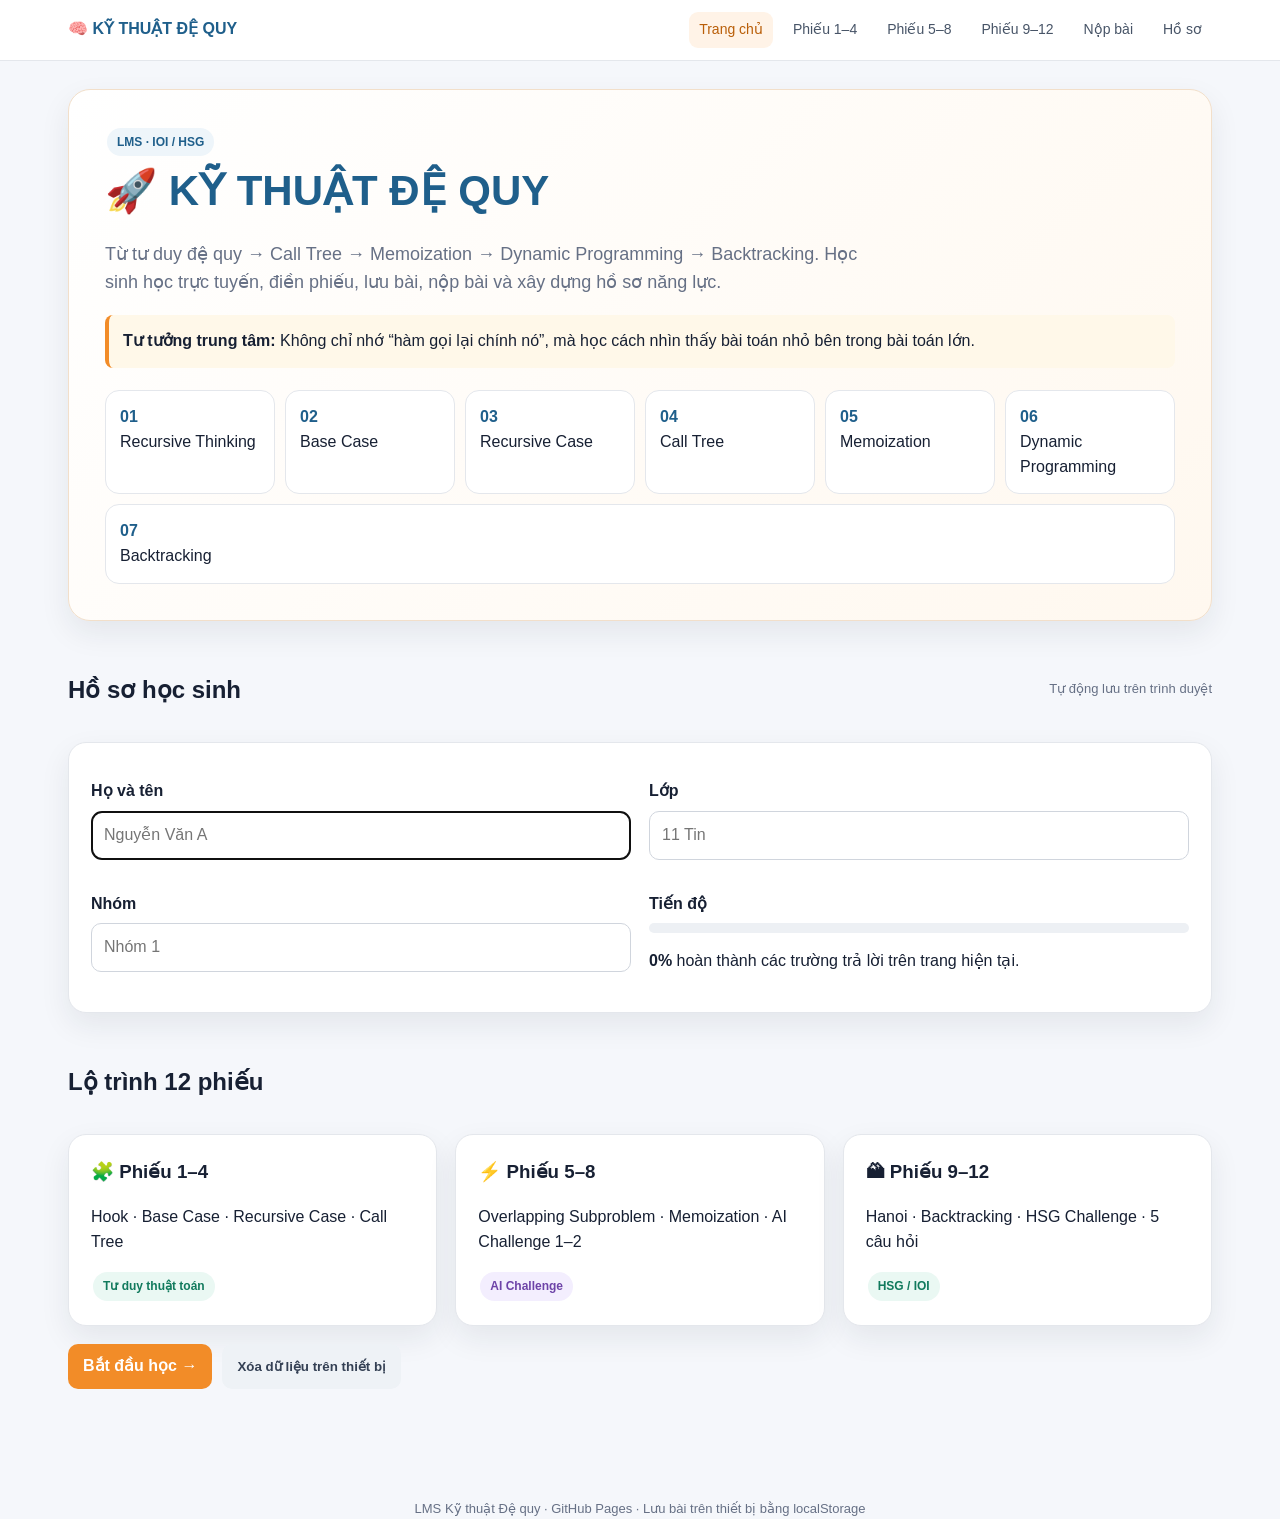
<file: index.html>
<!doctype html><html lang="vi"><head><meta charset="utf-8"><meta name="viewport" content="width=device-width,initial-scale=1"><title>Kỹ thuật Đệ quy — LMS</title><link rel="stylesheet" href="style.css"></head><body>
<header class="topbar"><nav class="nav">
<a class="brand" href="index.html">🧠 KỸ THUẬT ĐỆ QUY</a>
<div class="navlinks">
<a class="active" href="index.html">Trang chủ</a>
<a class="" href="lesson01.html">Phiếu 1–4</a>
<a class="" href="lesson02.html">Phiếu 5–8</a>
<a class="" href="lesson03.html">Phiếu 9–12</a>
<a class="" href="submit.html">Nộp bài</a>
<a class="" href="teacher.html">Hồ sơ</a>
</div>
</nav></header>
<main class="container">
<section class="hero">
  <span class="badge">LMS · IOI / HSG</span>
  <h1>🚀 KỸ THUẬT ĐỆ QUY</h1>
  <p>Từ tư duy đệ quy → Call Tree → Memoization → Dynamic Programming → Backtracking. Học sinh học trực tuyến, điền phiếu, lưu bài, nộp bài và xây dựng hồ sơ năng lực.</p>
  <div class="callout"><b>Tư tưởng trung tâm:</b> Không chỉ nhớ “hàm gọi lại chính nó”, mà học cách nhìn thấy bài toán nhỏ bên trong bài toán lớn.</div>
  <div class="path">
    <div class="step"><b>01</b>Recursive Thinking</div><div class="step"><b>02</b>Base Case</div>
    <div class="step"><b>03</b>Recursive Case</div><div class="step"><b>04</b>Call Tree</div>
    <div class="step"><b>05</b>Memoization</div><div class="step"><b>06</b>Dynamic Programming</div>
    <div class="step"><b>07</b>Backtracking</div>
  </div>
</section>

<div class="section-title"><h2>Hồ sơ học sinh</h2><span class="small">Tự động lưu trên trình duyệt</span></div>
<section class="card grid2">
  <div><label>Họ và tên</label><input id="studentName" placeholder="Nguyễn Văn A"></div>
  <div><label>Lớp</label><input id="studentClass" placeholder="11 Tin"></div>
  <div><label>Nhóm</label><input id="studentGroup" placeholder="Nhóm 1"></div>
  <div><label>Tiến độ</label><div class="progress"><span></span></div><p><b data-progress-text>0%</b> hoàn thành các trường trả lời trên trang hiện tại.</p></div>
</section>

<div class="section-title"><h2>Lộ trình 12 phiếu</h2></div>
<section class="grid">
  <a class="card" href="lesson01.html"><h3>🧩 Phiếu 1–4</h3><p>Hook · Base Case · Recursive Case · Call Tree</p><span class="badge nls">Tư duy thuật toán</span></a>
  <a class="card" href="lesson02.html"><h3>⚡ Phiếu 5–8</h3><p>Overlapping Subproblem · Memoization · AI Challenge 1–2</p><span class="badge ai">AI Challenge</span></a>
  <a class="card" href="lesson03.html"><h3>🏔 Phiếu 9–12</h3><p>Hanoi · Backtracking · HSG Challenge · 5 câu hỏi</p><span class="badge nls">HSG / IOI</span></a>
</section>
<div class="actions"><a class="btn orange" href="lesson01.html">Bắt đầu học →</a><button class="btn light" onclick="clearAll()">Xóa dữ liệu trên thiết bị</button></div>
</main><footer>LMS Kỹ thuật Đệ quy · GitHub Pages · Lưu bài trên thiết bị bằng localStorage</footer><script src="app.js"></script></body></html>
</file>
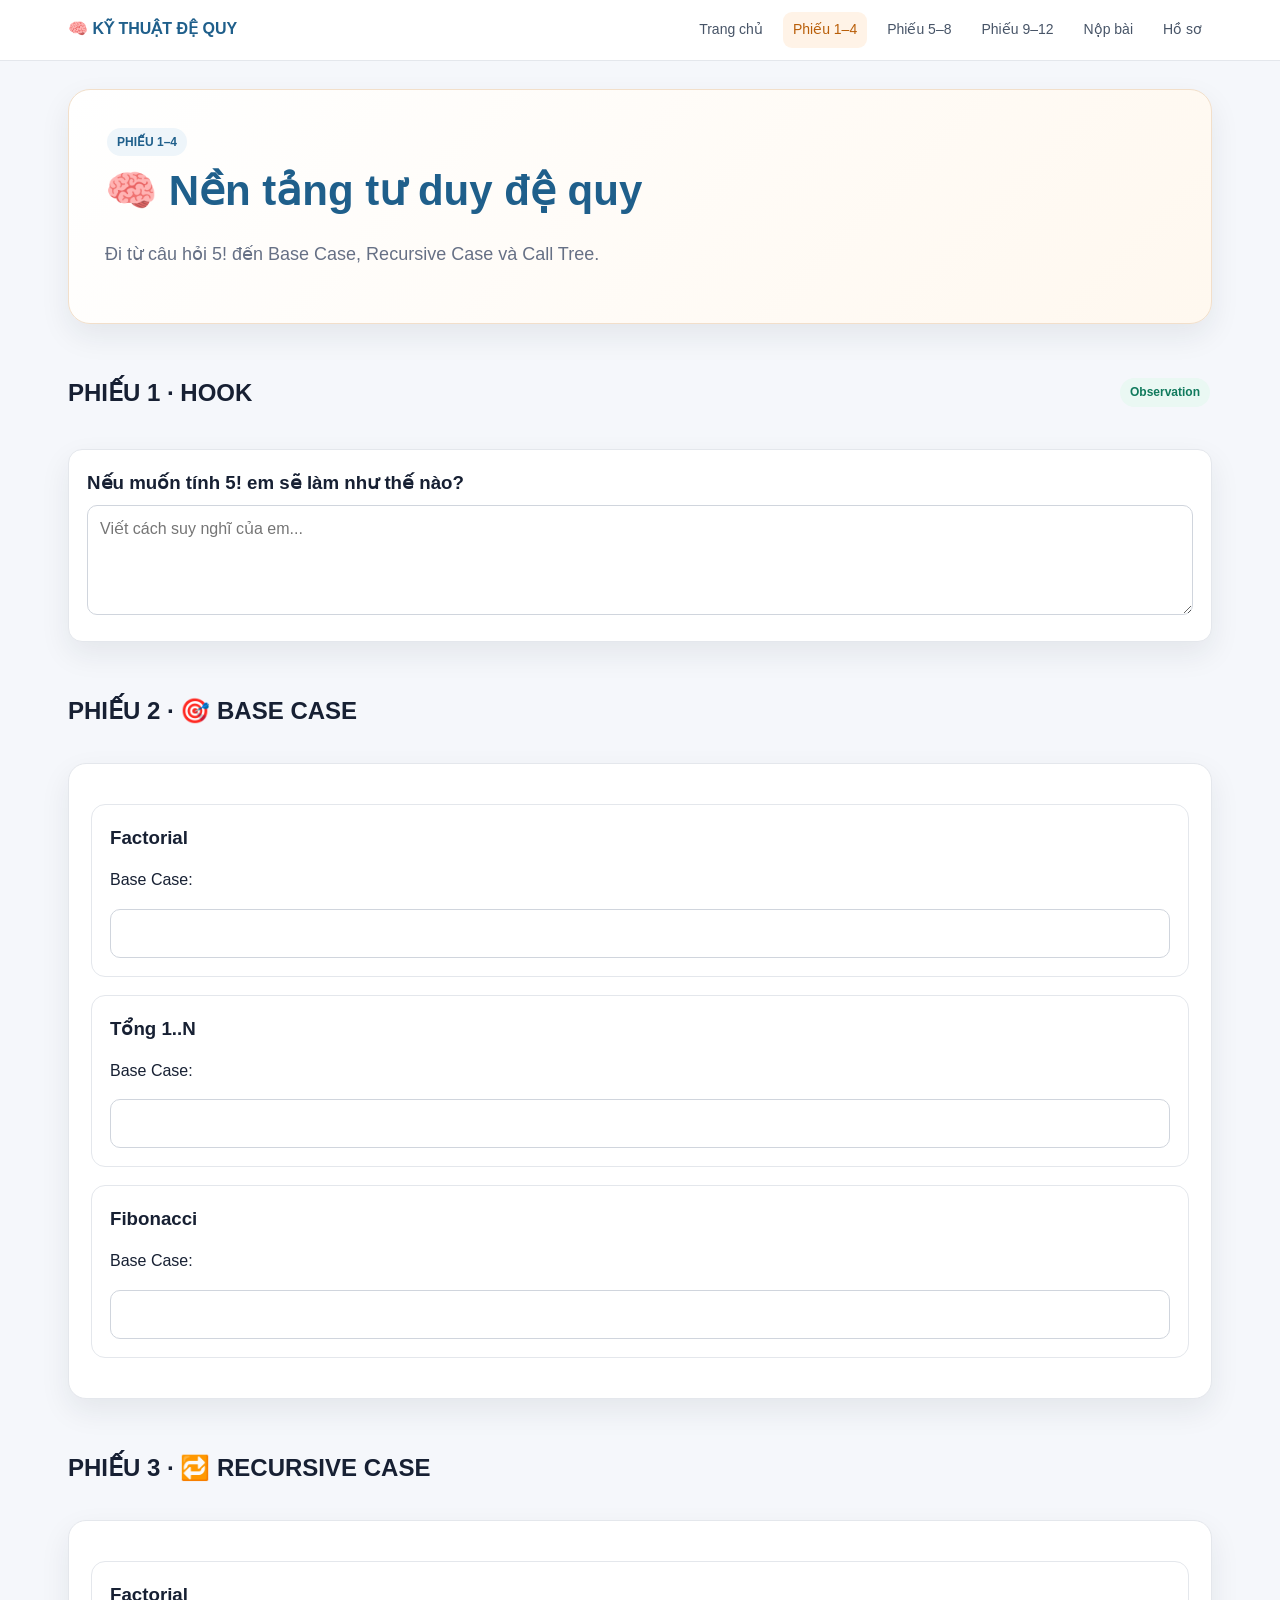
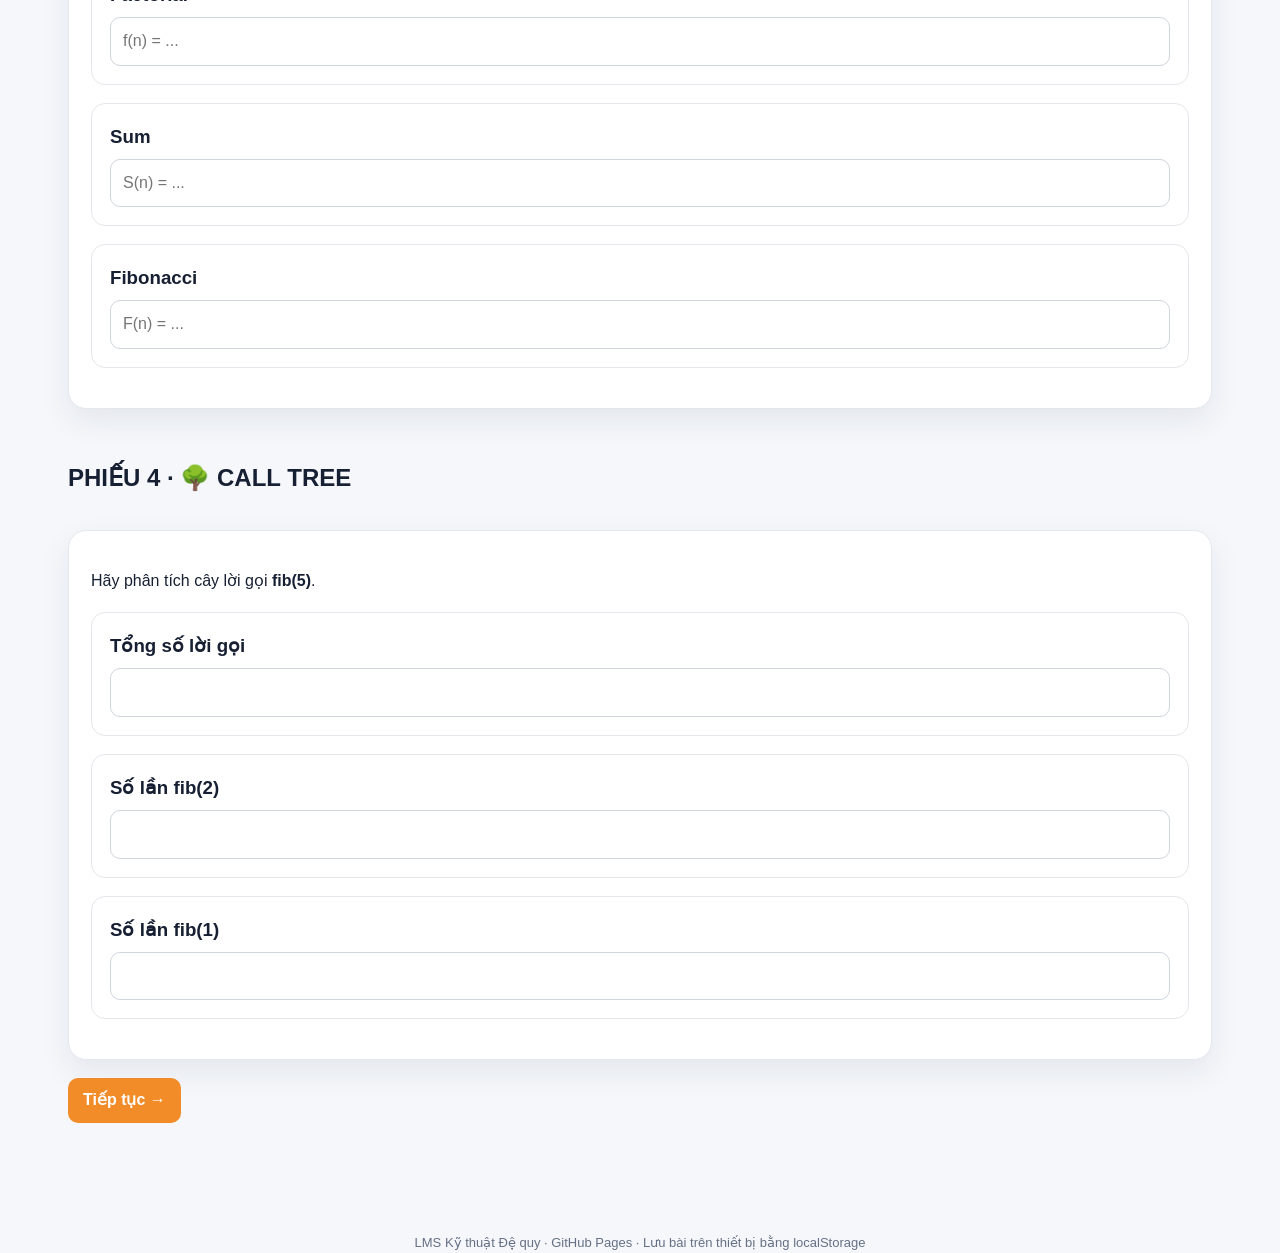
<file: lesson01.html>
<!doctype html><html lang="vi"><head><meta charset="utf-8"><meta name="viewport" content="width=device-width,initial-scale=1"><title>Phiếu 1–4 — Đệ quy</title><link rel="stylesheet" href="style.css"></head><body>
<header class="topbar"><nav class="nav">
<a class="brand" href="index.html">🧠 KỸ THUẬT ĐỆ QUY</a>
<div class="navlinks">
<a class="" href="index.html">Trang chủ</a>
<a class="active" href="lesson01.html">Phiếu 1–4</a>
<a class="" href="lesson02.html">Phiếu 5–8</a>
<a class="" href="lesson03.html">Phiếu 9–12</a>
<a class="" href="submit.html">Nộp bài</a>
<a class="" href="teacher.html">Hồ sơ</a>
</div>
</nav></header>
<main class="container">
<section class="hero"><span class="badge">PHIẾU 1–4</span><h1>🧠 Nền tảng tư duy đệ quy</h1><p>Đi từ câu hỏi 5! đến Base Case, Recursive Case và Call Tree.</p></section>

<div class="section-title"><h2>PHIẾU 1 · HOOK</h2><span class="badge nls">Observation</span></div>
<section class="card question"><h3>Nếu muốn tính 5! em sẽ làm như thế nào?</h3><textarea data-key="p1_hook" placeholder="Viết cách suy nghĩ của em..."></textarea></section>

<div class="section-title"><h2>PHIẾU 2 · 🎯 BASE CASE</h2></div>
<section class="card">
<div class="question"><h3>Factorial</h3><p>Base Case:</p><input data-key="p2_factorial_base"></div>
<div class="question"><h3>Tổng 1..N</h3><p>Base Case:</p><input data-key="p2_sum_base"></div>
<div class="question"><h3>Fibonacci</h3><p>Base Case:</p><input data-key="p2_fib_base"></div>
</section>

<div class="section-title"><h2>PHIẾU 3 · 🔁 RECURSIVE CASE</h2></div>
<section class="card">
<div class="question"><h3>Factorial</h3><input data-key="p3_factorial_rec" placeholder="f(n) = ..."></div>
<div class="question"><h3>Sum</h3><input data-key="p3_sum_rec" placeholder="S(n) = ..."></div>
<div class="question"><h3>Fibonacci</h3><input data-key="p3_fib_rec" placeholder="F(n) = ..."></div>
</section>

<div class="section-title"><h2>PHIẾU 4 · 🌳 CALL TREE</h2></div>
<section class="card">
<p>Hãy phân tích cây lời gọi <b>fib(5)</b>.</p>
<div class="question"><h3>Tổng số lời gọi</h3><input data-key="p4_total"></div>
<div class="question"><h3>Số lần fib(2)</h3><input data-key="p4_fib2"></div>
<div class="question"><h3>Số lần fib(1)</h3><input data-key="p4_fib1"></div>
</section>
<div class="actions"><a class="btn orange" href="lesson02.html">Tiếp tục →</a></div>
</main><footer>LMS Kỹ thuật Đệ quy · GitHub Pages · Lưu bài trên thiết bị bằng localStorage</footer><script src="app.js"></script></body></html>
</file>
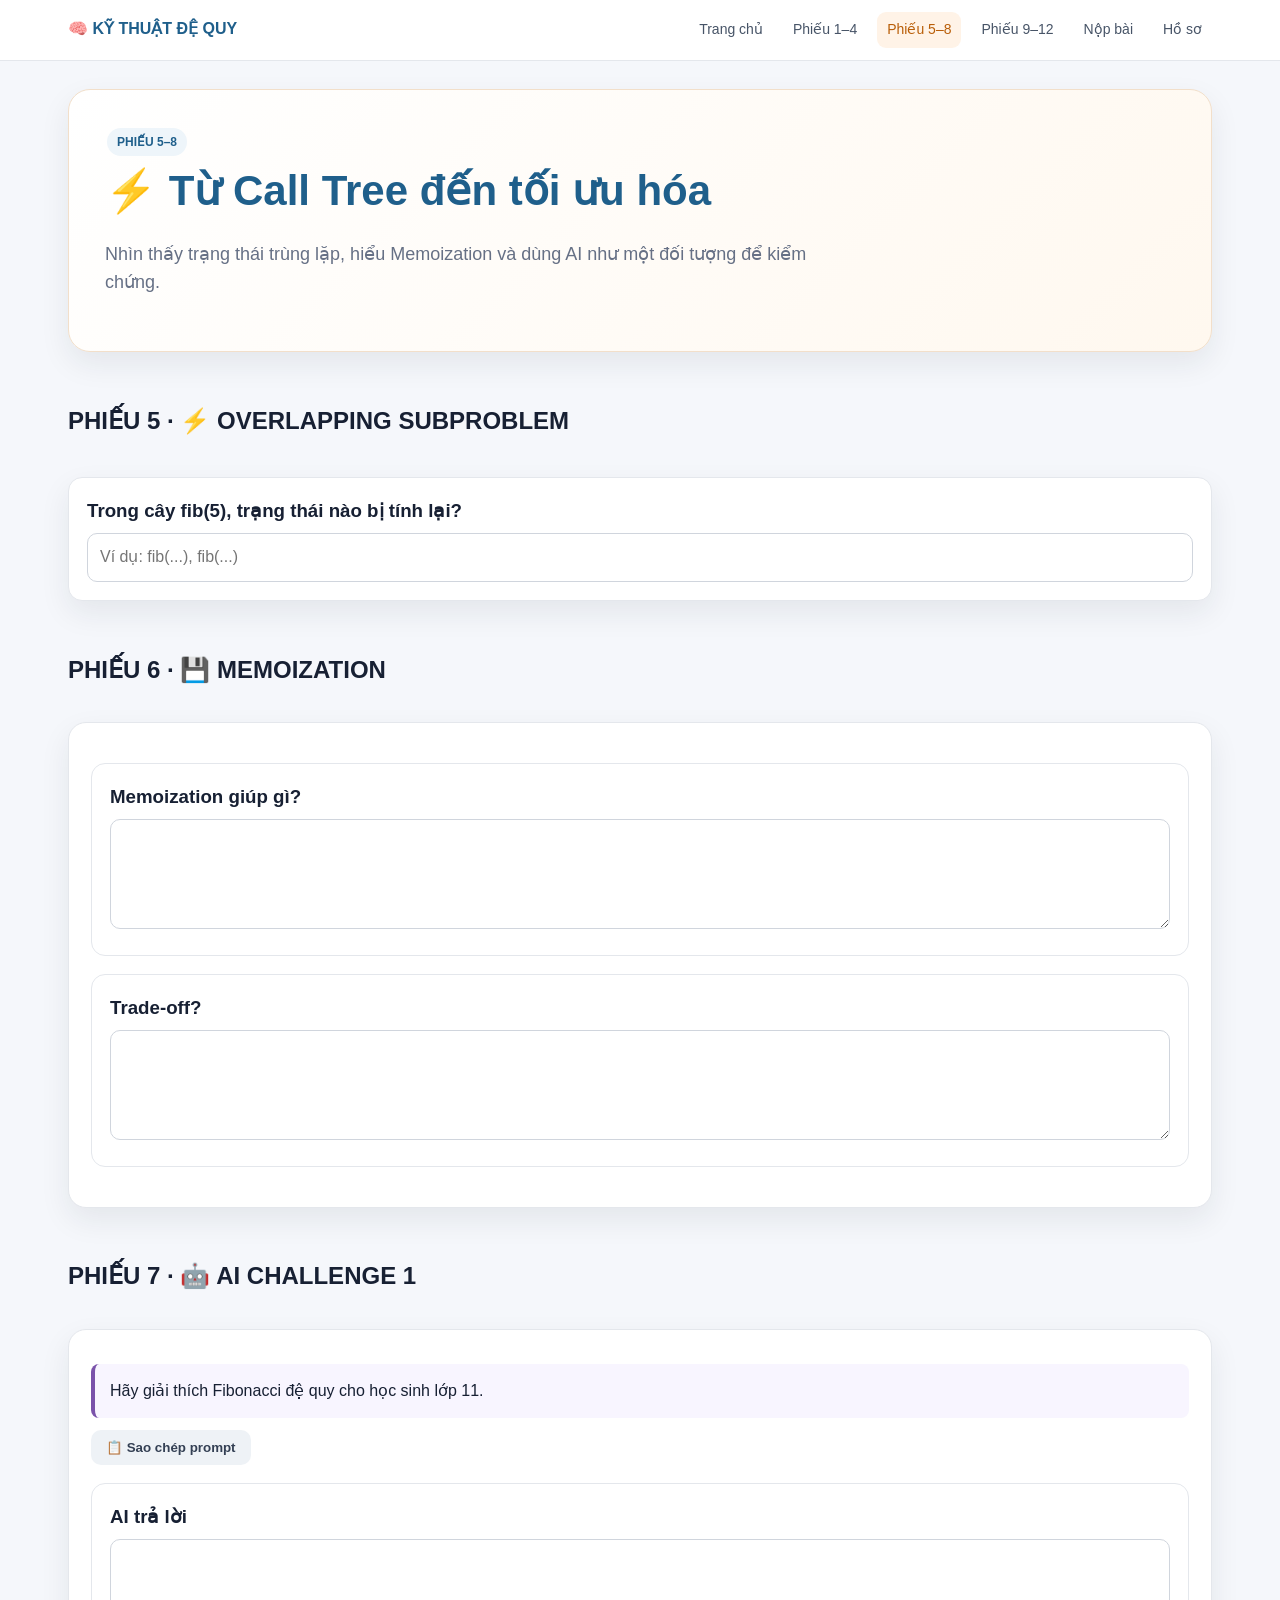
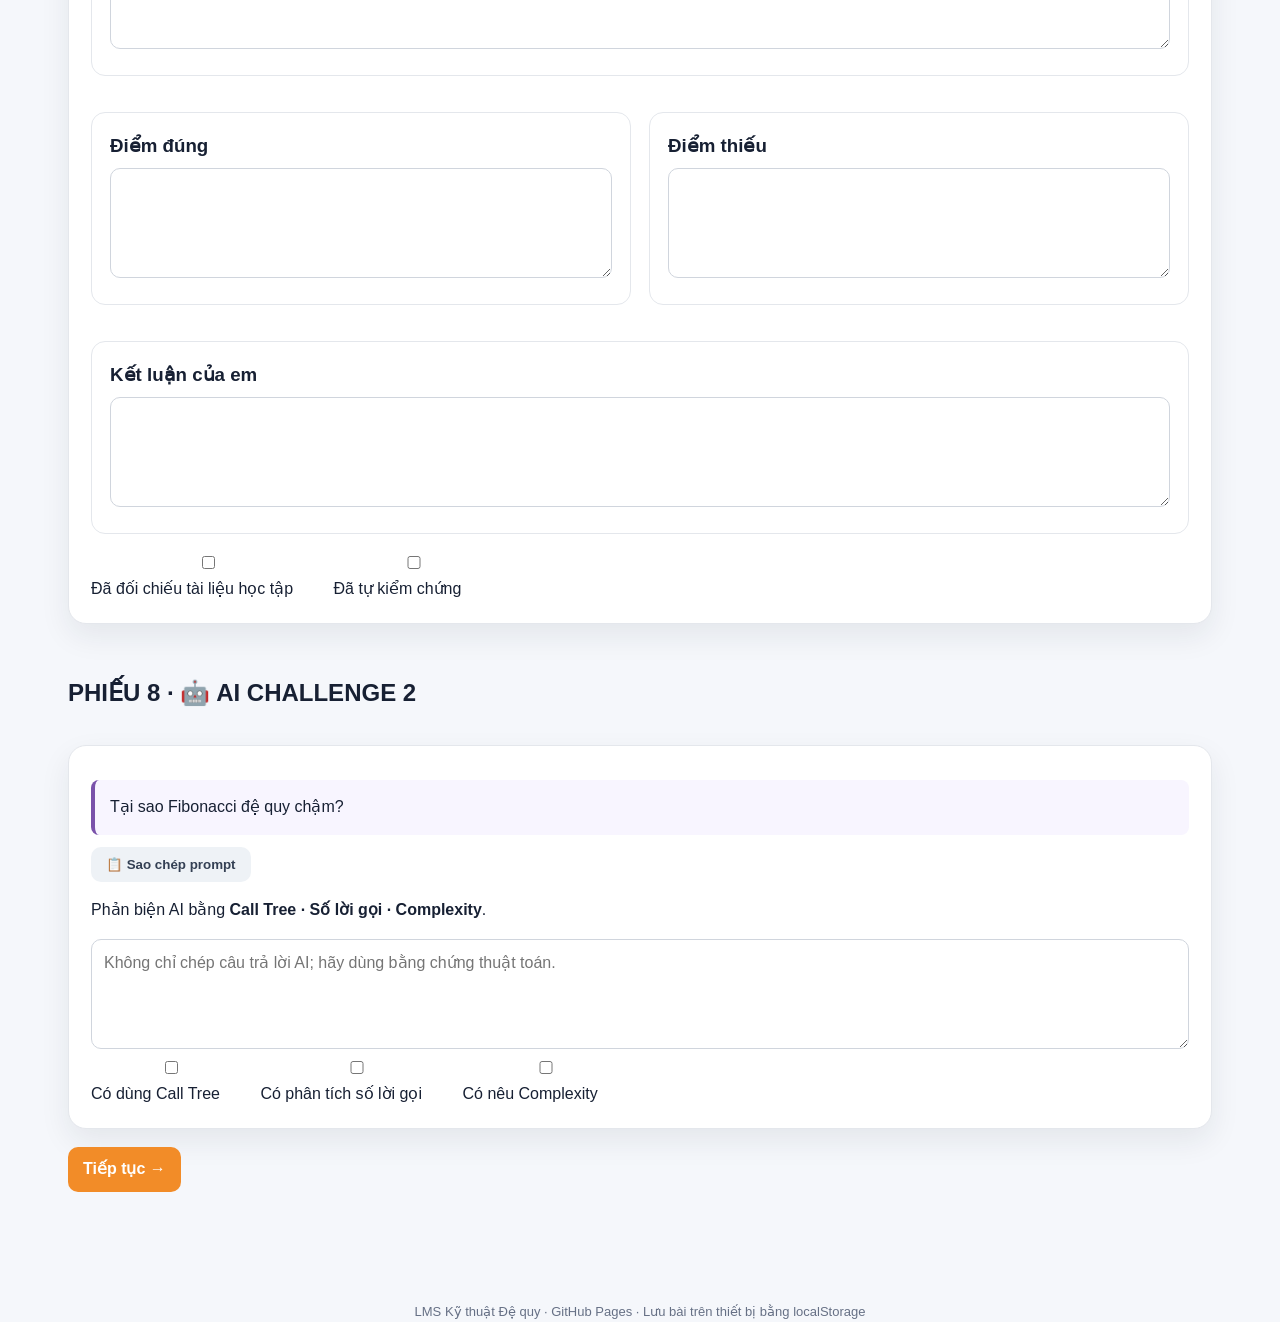
<file: lesson02.html>
<!doctype html><html lang="vi"><head><meta charset="utf-8"><meta name="viewport" content="width=device-width,initial-scale=1"><title>Phiếu 5–8 — Memoization & AI</title><link rel="stylesheet" href="style.css"></head><body>
<header class="topbar"><nav class="nav">
<a class="brand" href="index.html">🧠 KỸ THUẬT ĐỆ QUY</a>
<div class="navlinks">
<a class="" href="index.html">Trang chủ</a>
<a class="" href="lesson01.html">Phiếu 1–4</a>
<a class="active" href="lesson02.html">Phiếu 5–8</a>
<a class="" href="lesson03.html">Phiếu 9–12</a>
<a class="" href="submit.html">Nộp bài</a>
<a class="" href="teacher.html">Hồ sơ</a>
</div>
</nav></header>
<main class="container">
<section class="hero"><span class="badge">PHIẾU 5–8</span><h1>⚡ Từ Call Tree đến tối ưu hóa</h1><p>Nhìn thấy trạng thái trùng lặp, hiểu Memoization và dùng AI như một đối tượng để kiểm chứng.</p></section>

<div class="section-title"><h2>PHIẾU 5 · ⚡ OVERLAPPING SUBPROBLEM</h2></div>
<section class="card question"><h3>Trong cây fib(5), trạng thái nào bị tính lại?</h3><input data-key="p5_overlap" placeholder="Ví dụ: fib(...), fib(...)"></section>

<div class="section-title"><h2>PHIẾU 6 · 💾 MEMOIZATION</h2></div>
<section class="card">
<div class="question"><h3>Memoization giúp gì?</h3><textarea data-key="p6_help"></textarea></div>
<div class="question"><h3>Trade-off?</h3><textarea data-key="p6_tradeoff"></textarea></div>
</section>

<div class="section-title"><h2>PHIẾU 7 · 🤖 AI CHALLENGE 1</h2></div>
<section class="card">
<div class="prompt" id="prompt1">Hãy giải thích Fibonacci đệ quy cho học sinh lớp 11.</div>
<button class="btn light" onclick="copyPrompt('prompt1')">📋 Sao chép prompt</button>
<div class="question"><h3>AI trả lời</h3><textarea data-key="ai1_answer"></textarea></div>
<div class="grid2">
<div class="question"><h3>Điểm đúng</h3><textarea data-key="ai1_correct"></textarea></div>
<div class="question"><h3>Điểm thiếu</h3><textarea data-key="ai1_missing"></textarea></div>
</div>
<div class="question"><h3>Kết luận của em</h3><textarea data-key="ai1_conclusion"></textarea></div>
<div class="checks">
<label><input type="checkbox" data-key="ai1_check_sgk"> Đã đối chiếu tài liệu học tập</label>
<label><input type="checkbox" data-key="ai1_check_reason"> Đã tự kiểm chứng</label>
</div>
</section>

<div class="section-title"><h2>PHIẾU 8 · 🤖 AI CHALLENGE 2</h2></div>
<section class="card">
<div class="prompt" id="prompt2">Tại sao Fibonacci đệ quy chậm?</div>
<button class="btn light" onclick="copyPrompt('prompt2')">📋 Sao chép prompt</button>
<p>Phản biện AI bằng <b>Call Tree · Số lời gọi · Complexity</b>.</p>
<textarea data-key="ai2_debate" placeholder="Không chỉ chép câu trả lời AI; hãy dùng bằng chứng thuật toán."></textarea>
<div class="checks">
<label><input type="checkbox" data-key="ai2_tree"> Có dùng Call Tree</label>
<label><input type="checkbox" data-key="ai2_calls"> Có phân tích số lời gọi</label>
<label><input type="checkbox" data-key="ai2_complexity"> Có nêu Complexity</label>
</div>
</section>
<div class="actions"><a class="btn orange" href="lesson03.html">Tiếp tục →</a></div>
</main><footer>LMS Kỹ thuật Đệ quy · GitHub Pages · Lưu bài trên thiết bị bằng localStorage</footer><script src="app.js"></script></body></html>
</file>
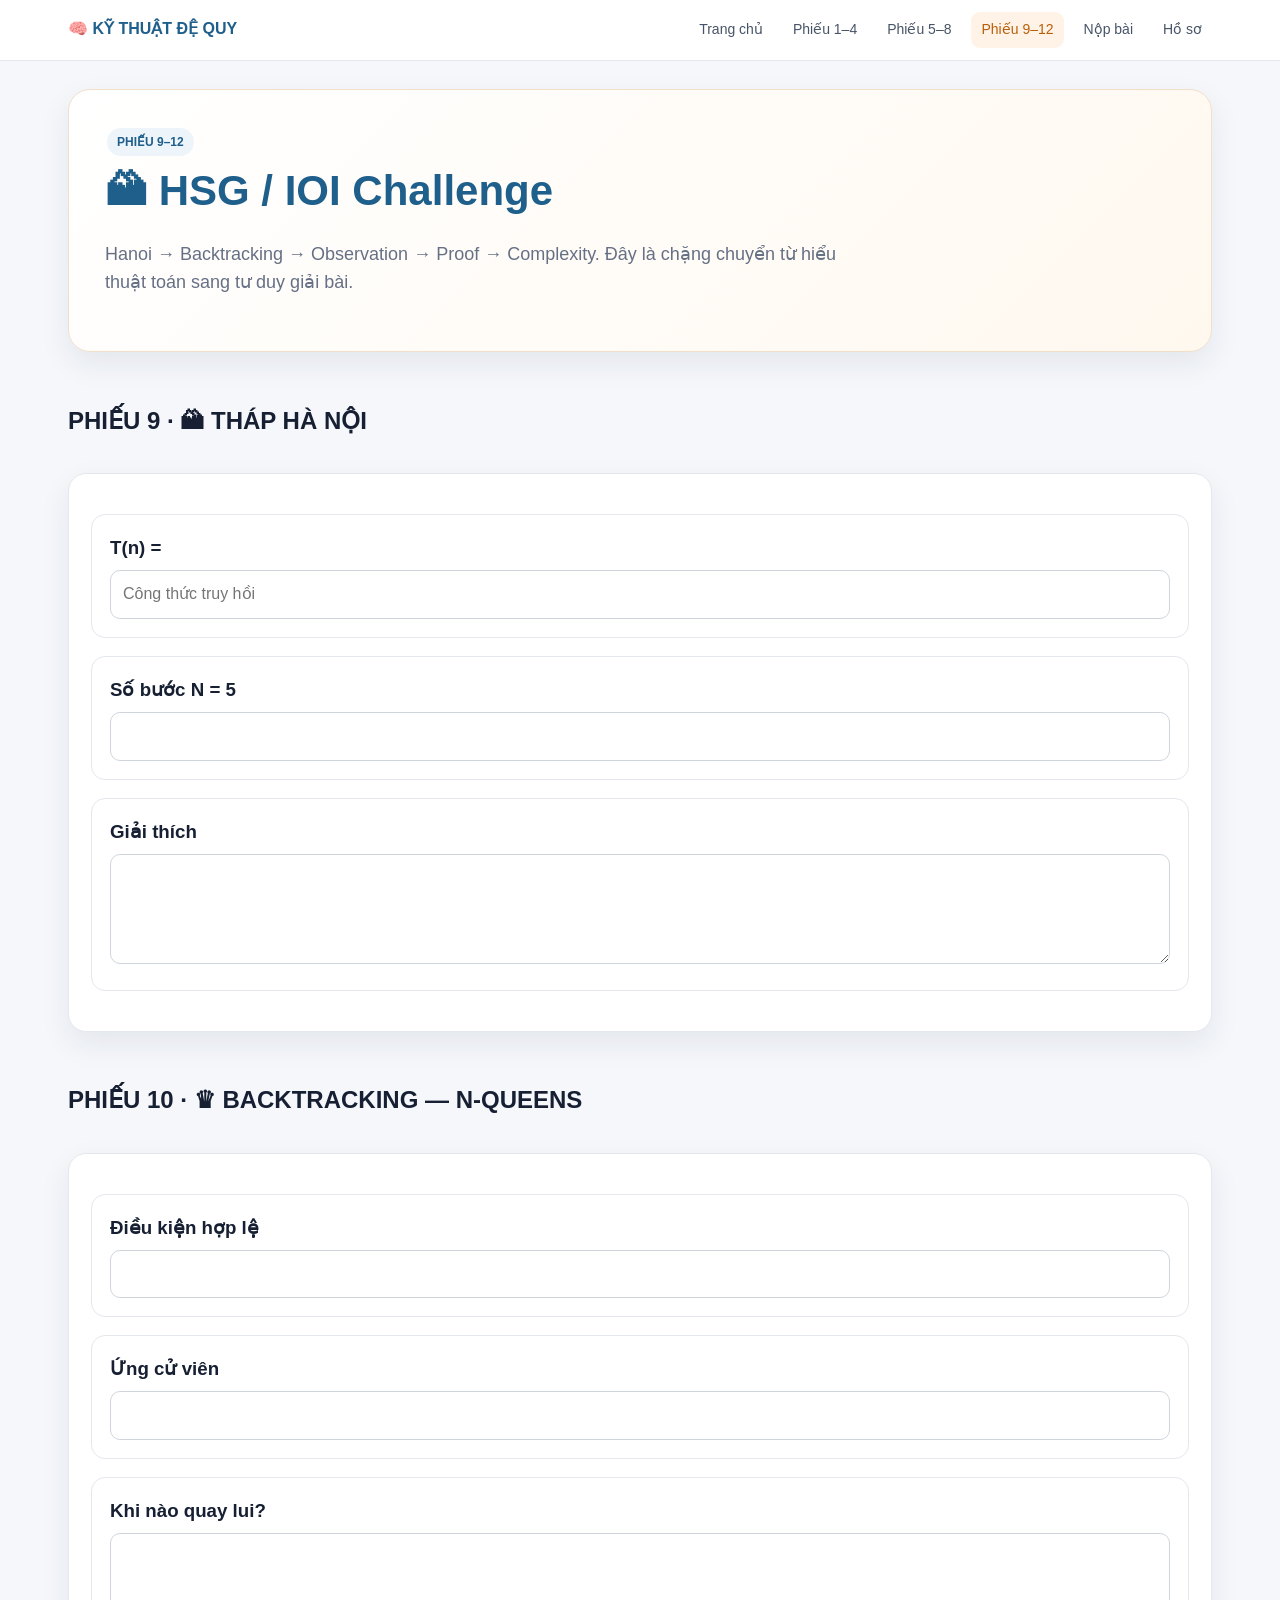
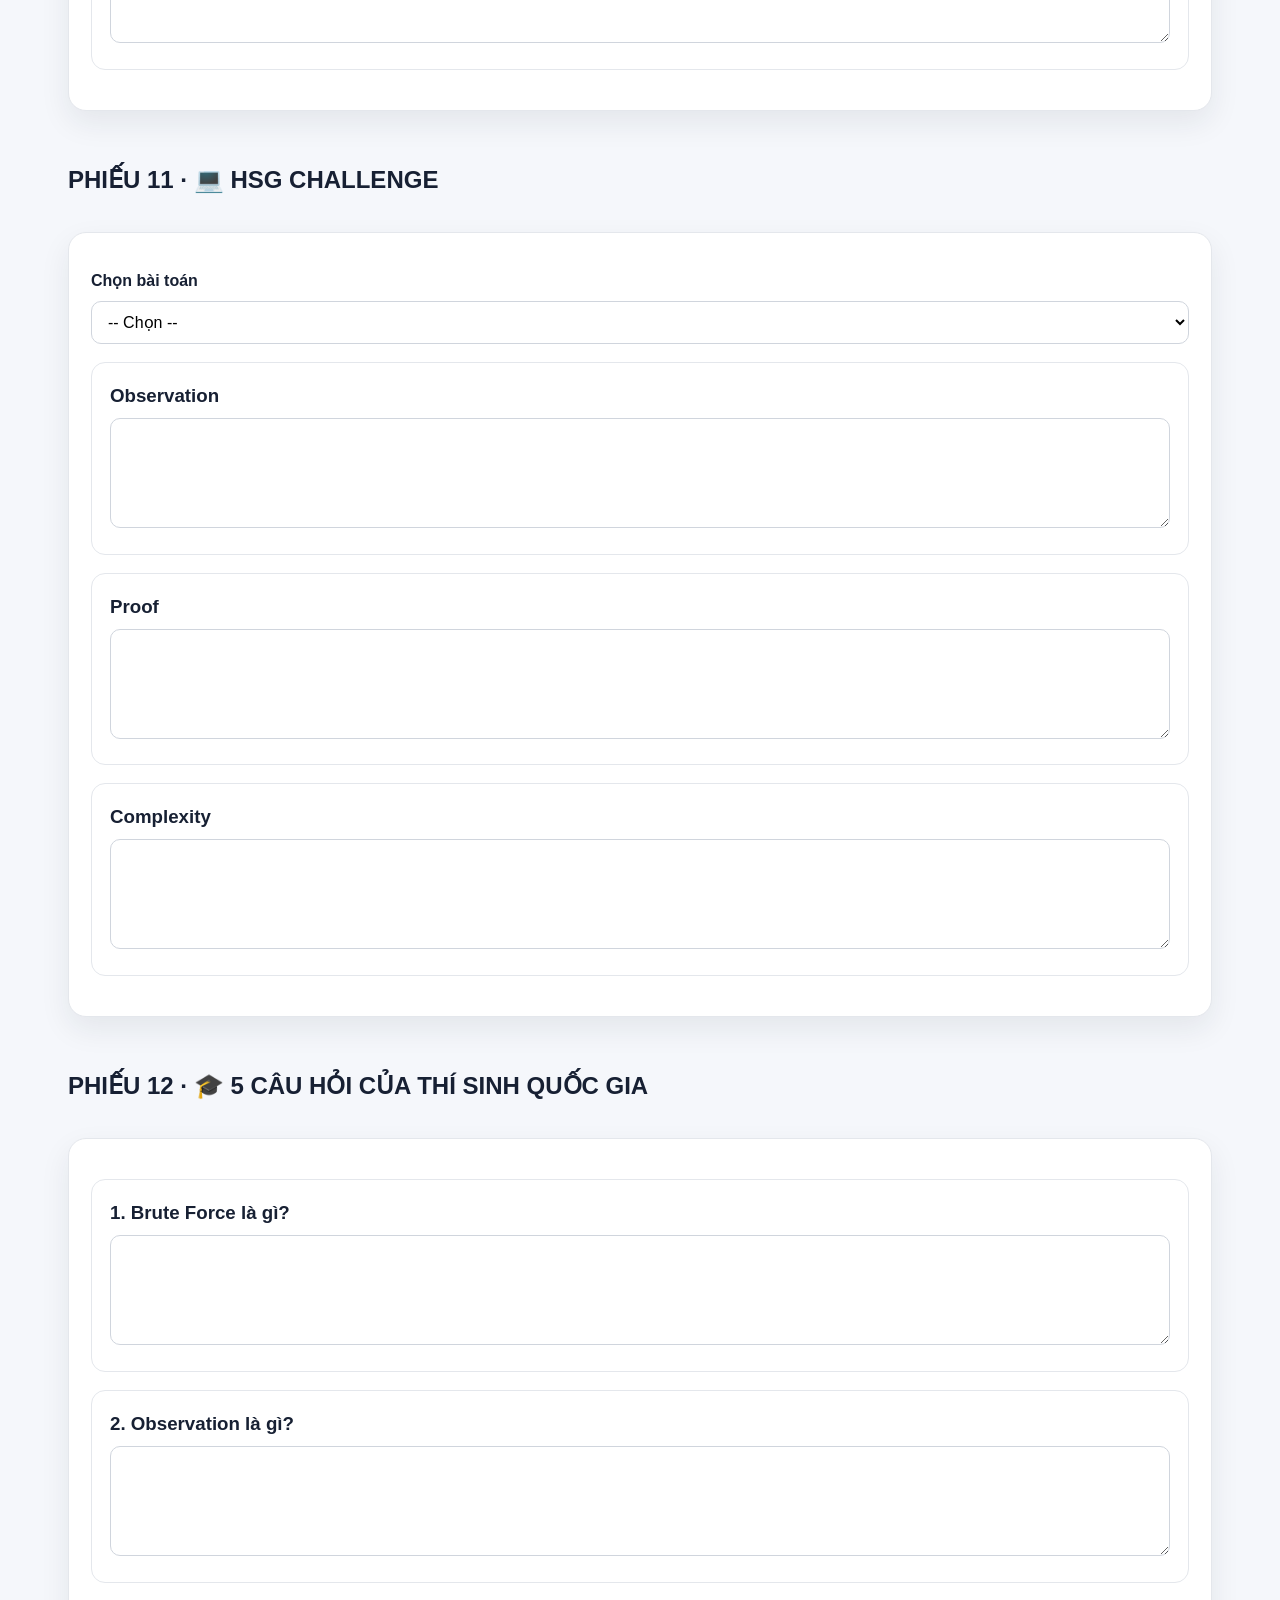
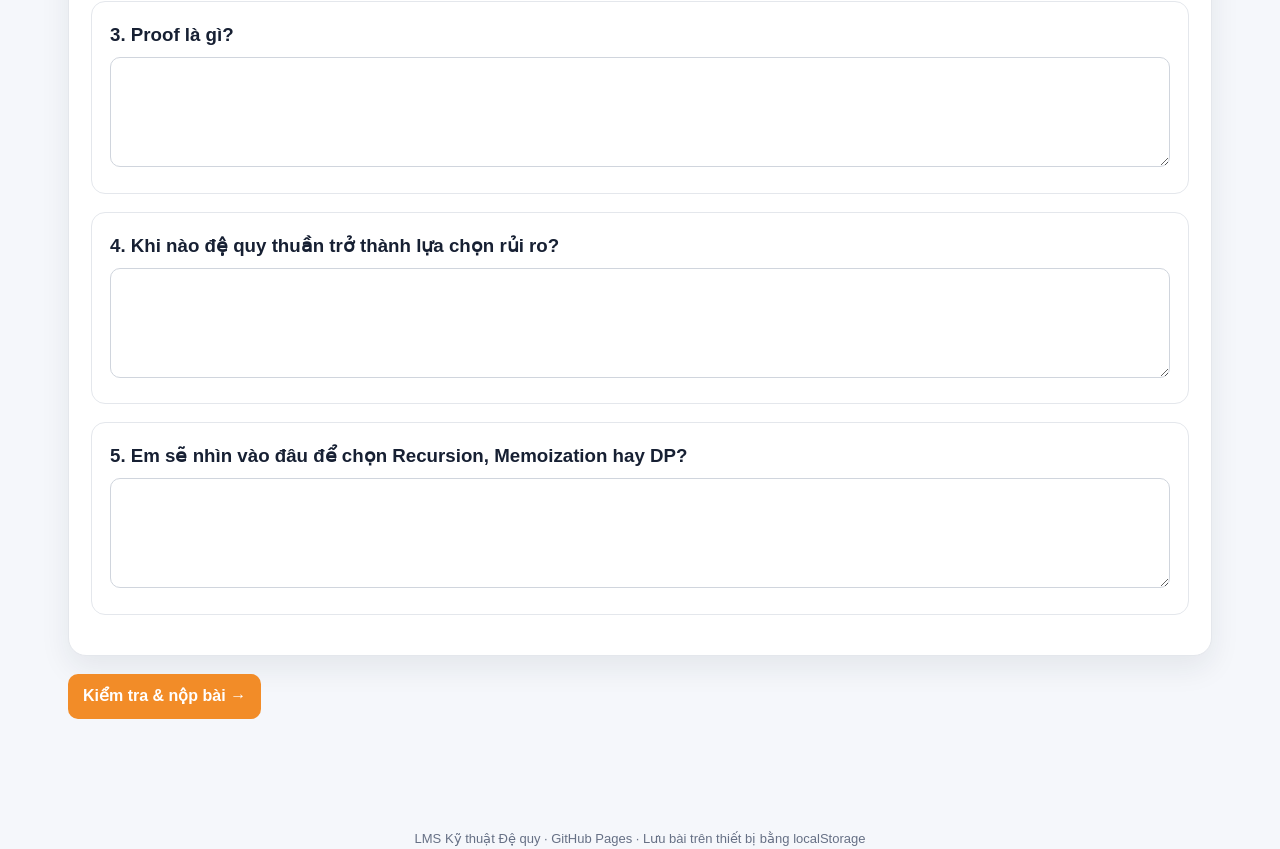
<file: lesson03.html>
<!doctype html><html lang="vi"><head><meta charset="utf-8"><meta name="viewport" content="width=device-width,initial-scale=1"><title>Phiếu 9–12 — HSG Challenge</title><link rel="stylesheet" href="style.css"></head><body>
<header class="topbar"><nav class="nav">
<a class="brand" href="index.html">🧠 KỸ THUẬT ĐỆ QUY</a>
<div class="navlinks">
<a class="" href="index.html">Trang chủ</a>
<a class="" href="lesson01.html">Phiếu 1–4</a>
<a class="" href="lesson02.html">Phiếu 5–8</a>
<a class="active" href="lesson03.html">Phiếu 9–12</a>
<a class="" href="submit.html">Nộp bài</a>
<a class="" href="teacher.html">Hồ sơ</a>
</div>
</nav></header>
<main class="container">
<section class="hero"><span class="badge">PHIẾU 9–12</span><h1>🏔 HSG / IOI Challenge</h1><p>Hanoi → Backtracking → Observation → Proof → Complexity. Đây là chặng chuyển từ hiểu thuật toán sang tư duy giải bài.</p></section>

<div class="section-title"><h2>PHIẾU 9 · 🏔 THÁP HÀ NỘI</h2></div>
<section class="card">
<div class="question"><h3>T(n) =</h3><input data-key="p9_formula" placeholder="Công thức truy hồi"></div>
<div class="question"><h3>Số bước N = 5</h3><input data-key="p9_steps"></div>
<div class="question"><h3>Giải thích</h3><textarea data-key="p9_explain"></textarea></div>
</section>

<div class="section-title"><h2>PHIẾU 10 · ♛ BACKTRACKING — N-QUEENS</h2></div>
<section class="card">
<div class="question"><h3>Điều kiện hợp lệ</h3><input data-key="p10_valid"></div>
<div class="question"><h3>Ứng cử viên</h3><input data-key="p10_candidate"></div>
<div class="question"><h3>Khi nào quay lui?</h3><textarea data-key="p10_backtrack"></textarea></div>
</section>

<div class="section-title"><h2>PHIẾU 11 · 💻 HSG CHALLENGE</h2></div>
<section class="card">
<label>Chọn bài toán</label>
<select data-key="p11_problem"><option value="">-- Chọn --</option><option>Hanoi</option><option>Fibonacci</option><option>Merge Sort</option><option>N-Queens</option></select>
<div class="question"><h3>Observation</h3><textarea data-key="p11_observation"></textarea></div>
<div class="question"><h3>Proof</h3><textarea data-key="p11_proof"></textarea></div>
<div class="question"><h3>Complexity</h3><textarea data-key="p11_complexity"></textarea></div>
</section>

<div class="section-title"><h2>PHIẾU 12 · 🎓 5 CÂU HỎI CỦA THÍ SINH QUỐC GIA</h2></div>
<section class="card">
<div class="question"><h3>1. Brute Force là gì?</h3><textarea data-key="p12_q1"></textarea></div>
<div class="question"><h3>2. Observation là gì?</h3><textarea data-key="p12_q2"></textarea></div>
<div class="question"><h3>3. Proof là gì?</h3><textarea data-key="p12_q3"></textarea></div>
<div class="question"><h3>4. Khi nào đệ quy thuần trở thành lựa chọn rủi ro?</h3><textarea data-key="p12_q4"></textarea></div>
<div class="question"><h3>5. Em sẽ nhìn vào đâu để chọn Recursion, Memoization hay DP?</h3><textarea data-key="p12_q5"></textarea></div>
</section>
<div class="actions"><a class="btn orange" href="submit.html">Kiểm tra & nộp bài →</a></div>
</main><footer>LMS Kỹ thuật Đệ quy · GitHub Pages · Lưu bài trên thiết bị bằng localStorage</footer><script src="app.js"></script></body></html>
</file>
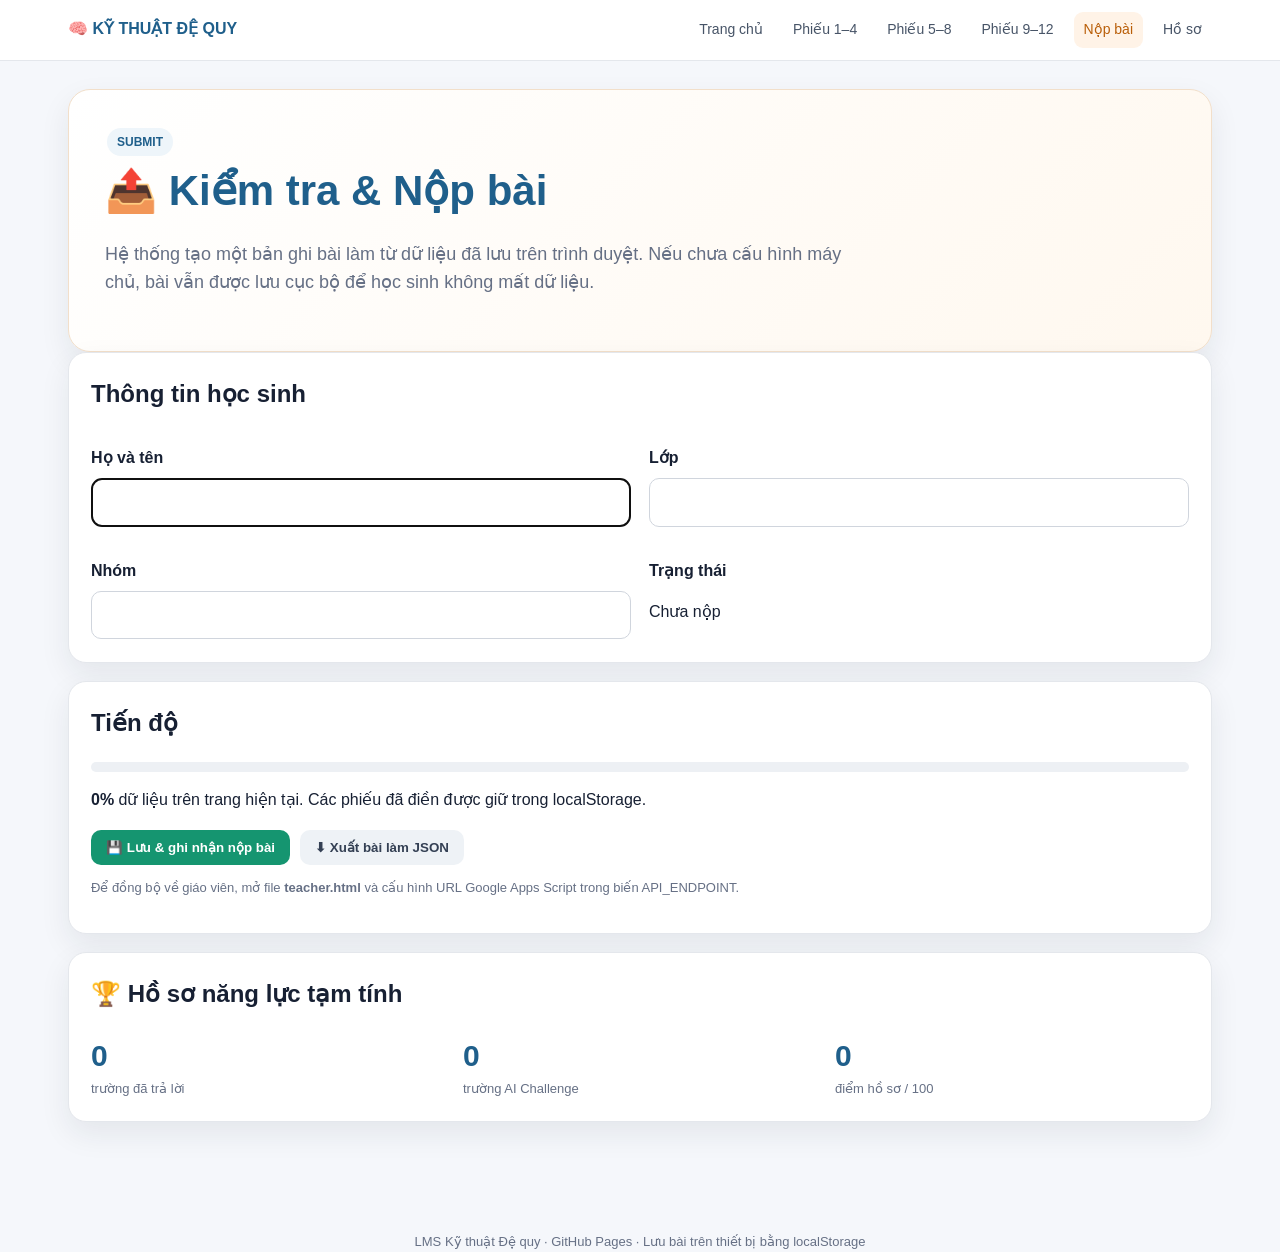
<file: submit.html>
<!doctype html><html lang="vi"><head><meta charset="utf-8"><meta name="viewport" content="width=device-width,initial-scale=1"><title>Nộp bài — LMS Đệ quy</title><link rel="stylesheet" href="style.css"></head><body>
<header class="topbar"><nav class="nav">
<a class="brand" href="index.html">🧠 KỸ THUẬT ĐỆ QUY</a>
<div class="navlinks">
<a class="" href="index.html">Trang chủ</a>
<a class="" href="lesson01.html">Phiếu 1–4</a>
<a class="" href="lesson02.html">Phiếu 5–8</a>
<a class="" href="lesson03.html">Phiếu 9–12</a>
<a class="active" href="submit.html">Nộp bài</a>
<a class="" href="teacher.html">Hồ sơ</a>
</div>
</nav></header>
<main class="container">
<section class="hero"><span class="badge">SUBMIT</span><h1>📤 Kiểm tra & Nộp bài</h1><p>Hệ thống tạo một bản ghi bài làm từ dữ liệu đã lưu trên trình duyệt. Nếu chưa cấu hình máy chủ, bài vẫn được lưu cục bộ để học sinh không mất dữ liệu.</p></section>

<section class="card">
<h2>Thông tin học sinh</h2>
<div class="grid2">
<div><label>Họ và tên</label><input id="studentName"></div>
<div><label>Lớp</label><input id="studentClass"></div>
<div><label>Nhóm</label><input id="studentGroup"></div>
<div><label>Trạng thái</label><p id="status">Chưa nộp</p></div>
</div>
</section>

<section class="card" style="margin-top:18px">
<h2>Tiến độ</h2><div class="progress"><span></span></div><p><b data-progress-text>0%</b> dữ liệu trên trang hiện tại. Các phiếu đã điền được giữ trong localStorage.</p>
<div class="actions">
<button class="btn success" onclick="submitWork()">💾 Lưu & ghi nhận nộp bài</button>
<button class="btn light" onclick="downloadJSON()">⬇ Xuất bài làm JSON</button>
</div>
<p class="small">Để đồng bộ về giáo viên, mở file <b>teacher.html</b> và cấu hình URL Google Apps Script trong biến API_ENDPOINT.</p>
</section>

<section class="card" style="margin-top:18px">
<h2>🏆 Hồ sơ năng lực tạm tính</h2>
<div class="grid">
<div><div class="kpi" id="kpiAnswered">0</div><div class="small">trường đã trả lời</div></div>
<div><div class="kpi" id="kpiAI">0</div><div class="small">trường AI Challenge</div></div>
<div><div class="kpi" id="kpiScore">0</div><div class="small">điểm hồ sơ / 100</div></div>
</div>
</section>

<script>
const API_ENDPOINT = ''; // Dán URL Google Apps Script Web App nếu muốn đồng bộ tập trung.
function refreshSubmit(){
  bindAutosave();
  const p=profile();
  document.getElementById('kpiAnswered').textContent=p.answered;
  document.getElementById('kpiAI').textContent=p.ai;
  document.getElementById('kpiScore').textContent=p.score;
  document.getElementById('status').textContent=state.submitted?'Đã nộp '+(state.submittedAt||''):'Chưa nộp';
}
function submitWork(){
  if(!state.student.name.trim()){alert('Hãy nhập họ và tên trước khi nộp.');return;}
  state.submitted=true; state.submittedAt=new Date().toLocaleString('vi-VN'); saveState();
  const payload={student:state.student,answers:state.answers,checks:state.checks,submittedAt:state.submittedAt,score:profile().score};
  if(API_ENDPOINT){
    fetch(API_ENDPOINT,{method:'POST',headers:{'Content-Type':'text/plain;charset=utf-8'},body:JSON.stringify(payload)})
      .then(()=>alert('Đã ghi nhận bài và gửi dữ liệu về máy chủ.')).catch(()=>alert('Đã lưu cục bộ. Máy chủ chưa nhận được dữ liệu.'));
  }else alert('Đã lưu và ghi nhận nộp bài trên thiết bị này.');
  refreshSubmit();
}
function downloadJSON(){
  const payload={student:state.student,answers:state.answers,checks:state.checks,submittedAt:state.submittedAt,score:profile().score};
  const blob=new Blob([JSON.stringify(payload,null,2)],{type:'application/json'});
  const a=document.createElement('a');a.href=URL.createObjectURL(blob);a.download='bai-lam-de-quy.json';a.click();URL.revokeObjectURL(a.href);
}
document.addEventListener('DOMContentLoaded',refreshSubmit);
</script>
</main><footer>LMS Kỹ thuật Đệ quy · GitHub Pages · Lưu bài trên thiết bị bằng localStorage</footer><script src="app.js"></script></body></html>
</file>
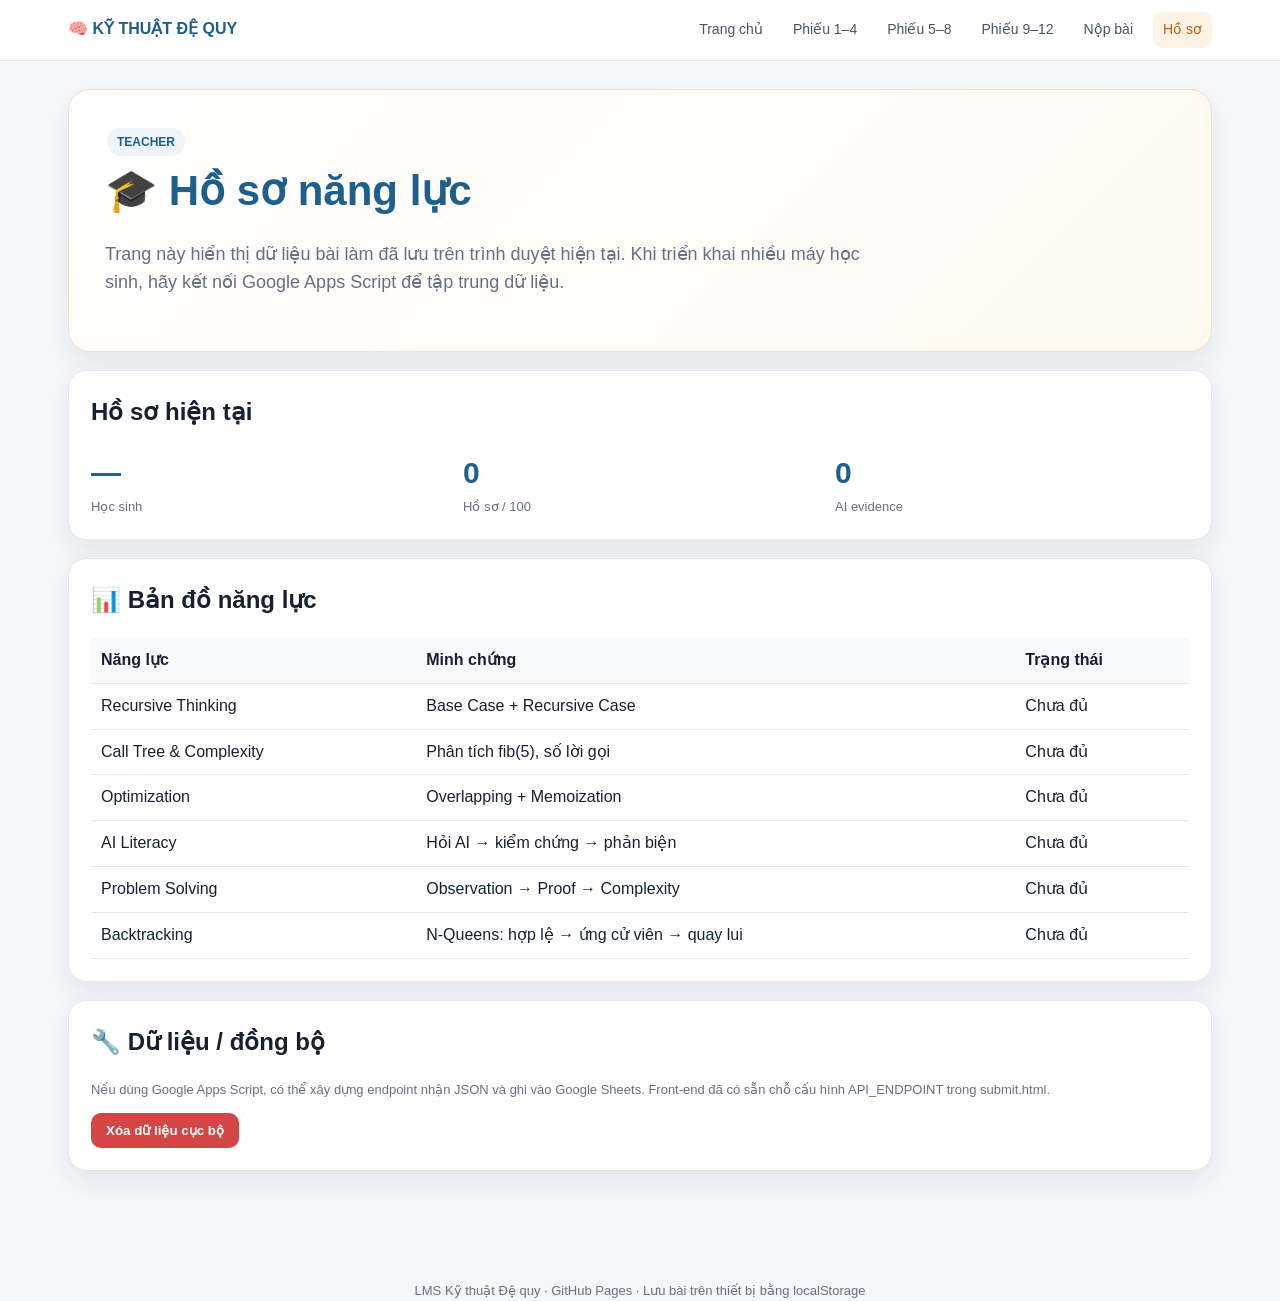
<file: teacher.html>
<!doctype html><html lang="vi"><head><meta charset="utf-8"><meta name="viewport" content="width=device-width,initial-scale=1"><title>Hồ sơ năng lực — LMS Đệ quy</title><link rel="stylesheet" href="style.css"></head><body>
<header class="topbar"><nav class="nav">
<a class="brand" href="index.html">🧠 KỸ THUẬT ĐỆ QUY</a>
<div class="navlinks">
<a class="" href="index.html">Trang chủ</a>
<a class="" href="lesson01.html">Phiếu 1–4</a>
<a class="" href="lesson02.html">Phiếu 5–8</a>
<a class="" href="lesson03.html">Phiếu 9–12</a>
<a class="" href="submit.html">Nộp bài</a>
<a class="active" href="teacher.html">Hồ sơ</a>
</div>
</nav></header>
<main class="container">
<section class="hero"><span class="badge">TEACHER</span><h1>🎓 Hồ sơ năng lực</h1><p>Trang này hiển thị dữ liệu bài làm đã lưu trên trình duyệt hiện tại. Khi triển khai nhiều máy học sinh, hãy kết nối Google Apps Script để tập trung dữ liệu.</p></section>

<section class="card" style="margin-top:18px">
<h2>Hồ sơ hiện tại</h2>
<div class="grid">
<div><div class="kpi" id="tName">—</div><div class="small">Học sinh</div></div>
<div><div class="kpi" id="tScore">0</div><div class="small">Hồ sơ / 100</div></div>
<div><div class="kpi" id="tAI">0</div><div class="small">AI evidence</div></div>
</div>
</section>

<section class="card" style="margin-top:18px">
<h2>📊 Bản đồ năng lực</h2>
<table><thead><tr><th>Năng lực</th><th>Minh chứng</th><th>Trạng thái</th></tr></thead>
<tbody>
<tr><td>Recursive Thinking</td><td>Base Case + Recursive Case</td><td id="c1">—</td></tr>
<tr><td>Call Tree & Complexity</td><td>Phân tích fib(5), số lời gọi</td><td id="c2">—</td></tr>
<tr><td>Optimization</td><td>Overlapping + Memoization</td><td id="c3">—</td></tr>
<tr><td>AI Literacy</td><td>Hỏi AI → kiểm chứng → phản biện</td><td id="c4">—</td></tr>
<tr><td>Problem Solving</td><td>Observation → Proof → Complexity</td><td id="c5">—</td></tr>
<tr><td>Backtracking</td><td>N-Queens: hợp lệ → ứng cử viên → quay lui</td><td id="c6">—</td></tr>
</tbody></table>
</section>

<section class="card" style="margin-top:18px">
<h2>🔧 Dữ liệu / đồng bộ</h2>
<p class="small">Nếu dùng Google Apps Script, có thể xây dựng endpoint nhận JSON và ghi vào Google Sheets. Front-end đã có sẵn chỗ cấu hình API_ENDPOINT trong submit.html.</p>
<button class="btn danger" onclick="clearAll()">Xóa dữ liệu cục bộ</button>
</section>
<script>
document.addEventListener('DOMContentLoaded',()=>{
  bindAutosave();
  const p=profile();
  document.getElementById('tName').textContent=state.student.name||'—';
  document.getElementById('tScore').textContent=p.score;
  document.getElementById('tAI').textContent=p.ai;
  const has=k=>!!String(state.answers[k]||'').trim();
  document.getElementById('c1').textContent=(has('p2_factorial_base')&&has('p3_factorial_rec'))?'Đạt':'Chưa đủ';
  document.getElementById('c2').textContent=(has('p4_total')&&has('p4_fib2')&&has('p4_fib1'))?'Đạt':'Chưa đủ';
  document.getElementById('c3').textContent=(has('p5_overlap')&&has('p6_help'))?'Đạt':'Chưa đủ';
  document.getElementById('c4').textContent=(has('ai1_conclusion')&&has('ai2_debate'))?'Đạt':'Chưa đủ';
  document.getElementById('c5').textContent=(has('p11_observation')&&has('p11_proof')&&has('p11_complexity'))?'Đạt':'Chưa đủ';
  document.getElementById('c6').textContent=(has('p10_valid')&&has('p10_backtrack'))?'Đạt':'Chưa đủ';
});
</script>
</main><footer>LMS Kỹ thuật Đệ quy · GitHub Pages · Lưu bài trên thiết bị bằng localStorage</footer><script src="app.js"></script></body></html>
</file>
<file: style.css>
:root{
  --bg:#f5f7fb; --card:#ffffff; --ink:#172033; --muted:#667085;
  --primary:#f28c28; --primary2:#1f5f8b; --line:#e4e7ec;
  --success:#159570; --danger:#d64545; --shadow:0 12px 30px rgba(31,41,55,.08);
}
*{box-sizing:border-box}
html{scroll-behavior:smooth}
body{margin:0;font-family:Arial,Helvetica,sans-serif;background:var(--bg);color:var(--ink);line-height:1.55}
a{color:inherit;text-decoration:none}
.topbar{position:sticky;top:0;z-index:20;background:#fff;border-bottom:1px solid var(--line)}
.nav{max-width:1180px;margin:auto;display:flex;align-items:center;gap:18px;padding:12px 18px}
.brand{font-weight:800;color:var(--primary2);white-space:nowrap}
.navlinks{display:flex;gap:10px;flex-wrap:wrap;margin-left:auto}
.navlinks a{padding:7px 10px;border-radius:9px;font-size:14px;color:#475467}
.navlinks a:hover,.navlinks a.active{background:#fff3e7;color:#b95e08}
.container{max-width:1180px;margin:0 auto;padding:28px 18px 70px}
.hero{background:linear-gradient(135deg,#fff,#fff8ef);border:1px solid #f2dfca;border-radius:22px;padding:36px;box-shadow:var(--shadow)}
.hero h1{font-size:42px;margin:0 0 8px;color:var(--primary2)}
.hero p{font-size:18px;color:var(--muted);max-width:760px}
.grid{display:grid;grid-template-columns:repeat(3,1fr);gap:18px}
.grid2{display:grid;grid-template-columns:repeat(2,1fr);gap:18px}
.card{background:var(--card);border:1px solid var(--line);border-radius:18px;padding:22px;box-shadow:var(--shadow)}
.card h2,.card h3{margin-top:0}
.path{display:flex;flex-wrap:wrap;gap:10px;margin-top:22px}
.step{flex:1 1 145px;border:1px solid var(--line);border-radius:14px;background:#fff;padding:14px}
.step b{display:block;color:var(--primary2)}
.badge{display:inline-block;padding:5px 10px;border-radius:999px;font-size:12px;font-weight:700;background:#eef5fa;color:#1f5f8b;margin:2px}
.badge.ai{background:#f3eefe;color:#6d43a8}.badge.nls{background:#eaf8f3;color:#117a5d}
textarea,input,select{width:100%;border:1px solid #d0d5dd;border-radius:10px;padding:11px 12px;font:inherit;background:#fff}
textarea{min-height:110px;resize:vertical}
label{display:block;font-weight:700;margin:14px 0 7px}
.btn{display:inline-flex;align-items:center;justify-content:center;border:0;border-radius:10px;padding:10px 15px;font-weight:700;cursor:pointer;background:var(--primary2);color:#fff}
.btn.orange{background:var(--primary)} .btn.light{background:#eef2f6;color:#344054}
.btn.success{background:var(--success)} .btn.danger{background:var(--danger)}
.actions{display:flex;flex-wrap:wrap;gap:10px;margin-top:18px}
.progress{height:10px;background:#edf0f4;border-radius:99px;overflow:hidden}.progress>span{display:block;height:100%;background:var(--primary);width:0}
.section-title{display:flex;justify-content:space-between;align-items:center;gap:12px;margin:30px 0 14px}
.question{margin:18px 0;padding:18px;border:1px solid var(--line);border-radius:14px;background:#fff}
.question h3{margin:0 0 8px}.hint{font-size:14px;color:var(--muted)}
.prompt{background:#f8f5ff;border-left:4px solid #7a52aa;padding:15px;border-radius:8px;margin:12px 0}
.callout{background:#fff8e9;border-left:4px solid var(--primary);padding:14px;border-radius:8px}
.checks{display:flex;gap:16px;flex-wrap:wrap}.checks label{font-weight:500;margin:0}
table{width:100%;border-collapse:collapse;background:#fff}th,td{border-bottom:1px solid var(--line);padding:10px;text-align:left;vertical-align:top}th{background:#f8fafc}
.small{font-size:13px;color:var(--muted)}
.kpi{font-size:30px;font-weight:800;color:var(--primary2)}
footer{margin-top:40px;color:var(--muted);font-size:13px;text-align:center}
@media(max-width:850px){.grid,.grid2{grid-template-columns:1fr}.hero{padding:24px}.hero h1{font-size:32px}.nav{align-items:flex-start;flex-direction:column}.navlinks{margin-left:0}}
</file>
